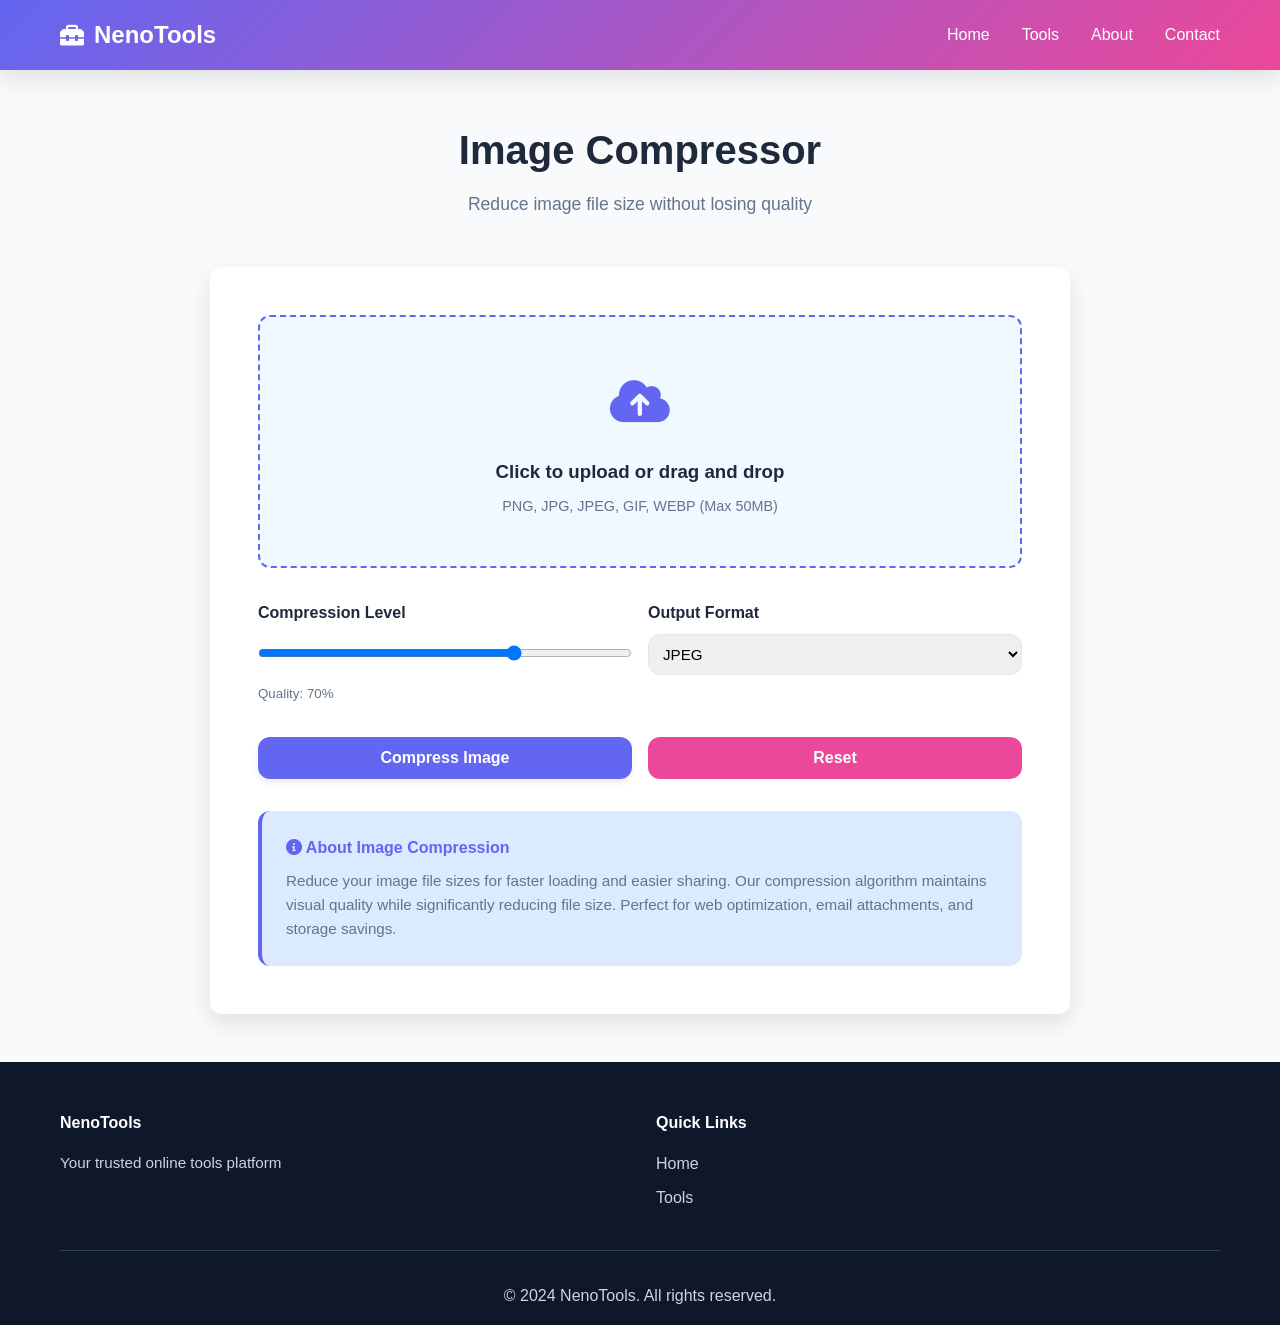
<file: image-compressor.html>
<!DOCTYPE html>
<html lang="en">
<head>
    <meta charset="UTF-8">
    <meta name="viewport" content="width=device-width, initial-scale=1.0">
    <title>Image Compressor - NenoTools</title>
    <link rel="stylesheet" href="styles.css">
    <link rel="stylesheet" href="https://cdnjs.cloudflare.com/ajax/libs/font-awesome/6.0.0/css/all.min.css">
</head>
<body>
    <nav class="navbar">
        <div class="container">
            <div class="nav-brand">
                <i class="fas fa-toolbox"></i>
                <span>NenoTools</span>
            </div>
            <ul class="nav-links">
                <li><a href="index.html">Home</a></li>
                <li><a href="index.html#tools">Tools</a></li>
                <li><a href="index.html#about">About</a></li>
                <li><a href="index.html#contact">Contact</a></li>
            </ul>
        </div>
    </nav>

    <div class="converter-container">
        <div class="converter-header">
            <h1>Image Compressor</h1>
            <p>Reduce image file size without losing quality</p>
        </div>

        <div class="converter-card">
            <div class="upload-area">
                <div class="upload-icon">
                    <i class="fas fa-cloud-upload-alt"></i>
                </div>
                <div class="upload-text">
                    <h3>Click to upload or drag and drop</h3>
                    <p>PNG, JPG, JPEG, GIF, WEBP (Max 50MB)</p>
                </div>
                <input type="file" class="file-input" accept="image/*">
            </div>

            <div class="error"><p>Error message</p></div>
            <div class="success"><p>Success message</p></div>

            <div class="controls">
                <div class="control-group">
                    <label for="quality">Compression Level</label>
                    <input type="range" id="quality" name="quality" min="10" max="95" value="70">
                    <small style="color: var(--text-secondary);">Quality: <span id="qualityValue">70</span>%</small>
                </div>
                <div class="control-group">
                    <label for="format">Output Format</label>
                    <select id="format" name="format">
                        <option value="jpeg">JPEG</option>
                        <option value="png">PNG</option>
                        <option value="webp">WebP</option>
                    </select>
                </div>
            </div>

            <div class="loading">
                <div class="spinner"></div>
                <p>Compressing your image...</p>
            </div>

            <div class="preview-area"></div>

            <div class="result-area">
                <h3><i class="fas fa-check-circle"></i> Compression Complete!</h3>
                <p id="sizeInfo">Your image has been successfully compressed</p>
                <button class="btn btn-upload compress-btn">Compress</button>
                <button class="btn btn-upload download-btn" style="margin-top: 1rem;">Download</button>
            </div>

            <div class="button-group" id="buttonGroup">
                <button class="btn btn-primary compress-btn">Compress Image</button>
                <button class="btn btn-secondary" onclick="resetConverter()">Reset</button>
            </div>

            <div class="info-box">
                <h4><i class="fas fa-info-circle"></i> About Image Compression</h4>
                <p>Reduce your image file sizes for faster loading and easier sharing. Our compression algorithm maintains visual quality while significantly reducing file size. Perfect for web optimization, email attachments, and storage savings.</p>
            </div>
        </div>
    </div>

    <footer class="footer">
        <div class="container">
            <div class="footer-content">
                <div class="footer-section">
                    <h4>NenoTools</h4>
                    <p>Your trusted online tools platform</p>
                </div>
                <div class="footer-section">
                    <h4>Quick Links</h4>
                    <ul>
                        <li><a href="index.html">Home</a></li>
                        <li><a href="index.html#tools">Tools</a></li>
                    </ul>
                </div>
            </div>
            <div class="footer-bottom">
                <p>&copy; 2024 NenoTools. All rights reserved.</p>
            </div>
        </div>
    </footer>

    <script src="script.js"></script>
    <script>
        class ImageCompressor {
            constructor() {
                this.uploadArea = document.querySelector('.upload-area');
                this.fileInput = document.querySelector('.file-input');
                this.previewArea = document.querySelector('.preview-area');
                this.resultArea = document.querySelector('.result-area');
                this.loadingArea = document.querySelector('.loading');
                this.errorArea = document.querySelector('.error');
                this.successArea = document.querySelector('.success');
                this.compressBtn = document.querySelector('.compress-btn');
                this.downloadBtn = document.querySelector('.download-btn');
                this.qualityInput = document.querySelector('[name="quality"]');
                this.formatSelect = document.querySelector('[name="format"]');
                this.qualityValue = document.getElementById('qualityValue');
                this.sizeInfo = document.getElementById('sizeInfo');
                this.selectedFile = null;
                this.compressedData = null;
                this.originalSize = 0;

                this.init();
            }

            init() {
                this.uploadArea.addEventListener('click', () => this.fileInput.click());
                this.uploadArea.addEventListener('dragover', (e) => {
                    e.preventDefault();
                    this.uploadArea.classList.add('drag-over');
                });
                this.uploadArea.addEventListener('dragleave', () => this.uploadArea.classList.remove('drag-over'));
                this.uploadArea.addEventListener('drop', (e) => this.handleDrop(e));
                this.fileInput.addEventListener('change', (e) => this.handleFileSelect(e));
                this.compressBtn.addEventListener('click', () => this.compress());
                this.downloadBtn.addEventListener('click', () => this.download());
                this.qualityInput.addEventListener('input', (e) => {
                    this.qualityValue.textContent = e.target.value;
                });
            }

            handleDrop(e) {
                e.preventDefault();
                e.stopPropagation();
                this.uploadArea.classList.remove('drag-over');
                const files = e.dataTransfer.files;
                if (files.length > 0) {
                    this.fileInput.files = files;
                    this.handleFileSelect({ target: { files } });
                }
            }

            handleFileSelect(e) {
                const files = e.target.files;
                if (files.length > 0) {
                    this.selectedFile = files[0];
                    this.originalSize = this.selectedFile.size;
                    const reader = new FileReader();
                    reader.onload = (event) => {
                        const img = new Image();
                        img.onload = () => {
                            this.previewArea.innerHTML = `<img src="${event.target.result}" alt="Preview">`;
                            const uploadText = this.uploadArea.querySelector('.upload-text');
                            uploadText.innerHTML = `<h3>✓ File Selected</h3><p>${this.selectedFile.name} (${this.formatFileSize(this.originalSize)})</p>`;
                        };
                        img.src = event.target.result;
                    };
                    reader.readAsDataURL(this.selectedFile);
                }
            }

            compress() {
                if (!this.selectedFile) {
                    this.showError('Please select an image');
                    return;
                }

                this.loadingArea.classList.add('active');

                setTimeout(() => {
                    try {
                        const img = this.previewArea.querySelector('img');
                        const canvas = document.createElement('canvas');
                        const ctx = canvas.getContext('2d');
                        const quality = this.qualityInput.value / 100;
                        const format = this.formatSelect.value;

                        const imageObj = new Image();
                        imageObj.onload = () => {
                            canvas.width = imageObj.width;
                            canvas.height = imageObj.height;
                            ctx.drawImage(imageObj, 0, 0);

                            this.compressedData = canvas.toDataURL(`image/${format}`, quality);
                            
                            // Calculate compressed size
                            const compressedSize = this.compressedData.length * 0.75; // Approximate
                            const savedSize = this.originalSize - compressedSize;
                            const savedPercent = ((savedSize / this.originalSize) * 100).toFixed(1);

                            this.sizeInfo.innerHTML = `
                                Original: ${this.formatFileSize(this.originalSize)}<br>
                                Compressed: ${this.formatFileSize(compressedSize)}<br>
                                Saved: ${this.formatFileSize(savedSize)} (${savedPercent}%)
                            `;

                            this.previewArea.innerHTML = `<img src="${this.compressedData}" alt="Compressed">`;
                            this.loadingArea.classList.remove('active');
                            this.showSuccess('Image compressed successfully!');
                            this.resultArea.classList.add('active');
                            document.getElementById('buttonGroup').style.display = 'none';
                        };
                        imageObj.src = img.src;
                    } catch (error) {
                        this.showError('Compression failed: ' + error.message);
                    }
                }, 500);
            }

            download() {
                if (!this.compressedData) return;
                const link = document.createElement('a');
                link.href = this.compressedData;
                link.download = `compressed.${this.formatSelect.value}`;
                link.click();
            }

            formatFileSize(bytes) {
                if (bytes === 0) return '0 Bytes';
                const k = 1024;
                const sizes = ['Bytes', 'KB', 'MB'];
                const i = Math.floor(Math.log(bytes, k));
                return Math.round((bytes / Math.pow(k, i)) * 100) / 100 + ' ' + sizes[i];
            }

            showError(message) {
                this.errorArea.querySelector('p').textContent = message;
                this.errorArea.classList.add('active');
            }

            showSuccess(message) {
                this.successArea.querySelector('p').textContent = message;
                this.successArea.classList.add('active');
            }
        }

        document.addEventListener('DOMContentLoaded', () => {
            new ImageCompressor();
        });

        function resetConverter() {
            location.reload();
        }
    </script>
</body>
</html>
</file>
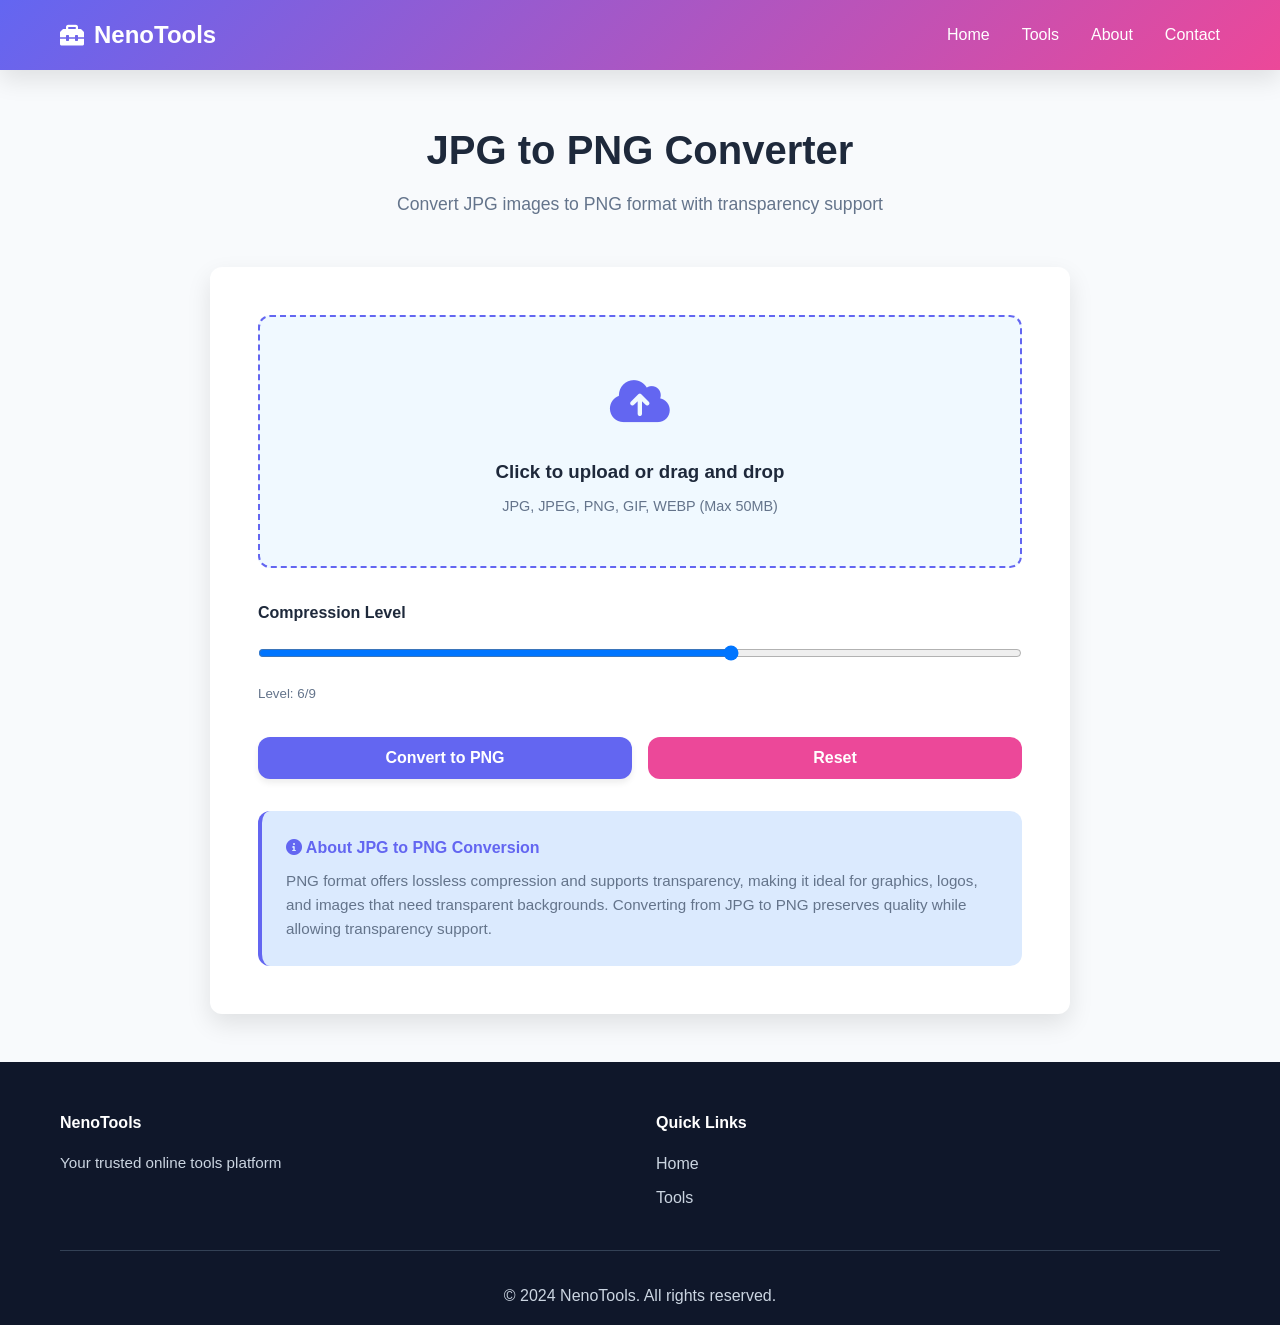
<file: jpg-to-png.html>
<!DOCTYPE html>
<html lang="en">
<head>
    <meta charset="UTF-8">
    <meta name="viewport" content="width=device-width, initial-scale=1.0">
    <title>JPG to PNG Converter - NenoTools</title>
    <link rel="stylesheet" href="styles.css">
    <link rel="stylesheet" href="https://cdnjs.cloudflare.com/ajax/libs/font-awesome/6.0.0/css/all.min.css">
</head>
<body>
    <nav class="navbar">
        <div class="container">
            <div class="nav-brand">
                <i class="fas fa-toolbox"></i>
                <span>NenoTools</span>
            </div>
            <ul class="nav-links">
                <li><a href="index.html">Home</a></li>
                <li><a href="index.html#tools">Tools</a></li>
                <li><a href="index.html#about">About</a></li>
                <li><a href="index.html#contact">Contact</a></li>
            </ul>
        </div>
    </nav>

    <div class="converter-container">
        <div class="converter-header">
            <h1>JPG to PNG Converter</h1>
            <p>Convert JPG images to PNG format with transparency support</p>
        </div>

        <div class="converter-card">
            <div class="upload-area">
                <div class="upload-icon">
                    <i class="fas fa-cloud-upload-alt"></i>
                </div>
                <div class="upload-text">
                    <h3>Click to upload or drag and drop</h3>
                    <p>JPG, JPEG, PNG, GIF, WEBP (Max 50MB)</p>
                </div>
                <input type="file" class="file-input" accept="image/*">
            </div>

            <div class="error"><p>Error message</p></div>
            <div class="success"><p>Success message</p></div>

            <div class="controls">
                <div class="control-group">
                    <label for="compression">Compression Level</label>
                    <input type="range" id="compression" name="compression" min="1" max="9" value="6">
                    <small style="color: var(--text-secondary);">Level: <span id="compressionValue">6</span>/9</small>
                </div>
            </div>

            <div class="loading">
                <div class="spinner"></div>
                <p>Converting your image...</p>
            </div>

            <div class="preview-area"></div>

            <div class="result-area">
                <h3><i class="fas fa-check-circle"></i> Conversion Complete!</h3>
                <p>Your image has been successfully converted to PNG format</p>
                <button class="btn btn-upload convert-btn">Convert</button>
                <button class="btn btn-upload download-btn" style="margin-top: 1rem;">Download</button>
            </div>

            <div class="button-group" id="buttonGroup">
                <button class="btn btn-primary convert-btn">Convert to PNG</button>
                <button class="btn btn-secondary" onclick="resetConverter()">Reset</button>
            </div>

            <div class="info-box">
                <h4><i class="fas fa-info-circle"></i> About JPG to PNG Conversion</h4>
                <p>PNG format offers lossless compression and supports transparency, making it ideal for graphics, logos, and images that need transparent backgrounds. Converting from JPG to PNG preserves quality while allowing transparency support.</p>
            </div>
        </div>
    </div>

    <footer class="footer">
        <div class="container">
            <div class="footer-content">
                <div class="footer-section">
                    <h4>NenoTools</h4>
                    <p>Your trusted online tools platform</p>
                </div>
                <div class="footer-section">
                    <h4>Quick Links</h4>
                    <ul>
                        <li><a href="index.html">Home</a></li>
                        <li><a href="index.html#tools">Tools</a></li>
                    </ul>
                </div>
            </div>
            <div class="footer-bottom">
                <p>&copy; 2024 NenoTools. All rights reserved.</p>
            </div>
        </div>
    </footer>

    <script src="script.js"></script>
    <script>
        const compressionInput = document.querySelector('[name="compression"]');
        const compressionValue = document.getElementById('compressionValue');
        compressionInput.addEventListener('input', (e) => {
            compressionValue.textContent = e.target.value;
        });

        function resetConverter() {
            document.querySelector('.file-input').value = '';
            document.querySelector('.upload-text').innerHTML = '<h3>Click to upload or drag and drop</h3><p>JPG, JPEG, PNG, GIF, WEBP (Max 50MB)</p>';
            document.querySelector('.preview-area').innerHTML = '';
            document.querySelector('.result-area').classList.remove('active');
            document.querySelector('.error').classList.remove('active');
            document.querySelector('.success').classList.remove('active');
        }

        const resultArea = document.querySelector('.result-area');
        const buttonGroup = document.getElementById('buttonGroup');
        const observer = new MutationObserver(() => {
            if (resultArea.classList.contains('active')) {
                buttonGroup.style.display = 'none';
            } else {
                buttonGroup.style.display = 'flex';
            }
        });
        observer.observe(resultArea, { attributes: true });
    </script>
</body>
</html>
</file>
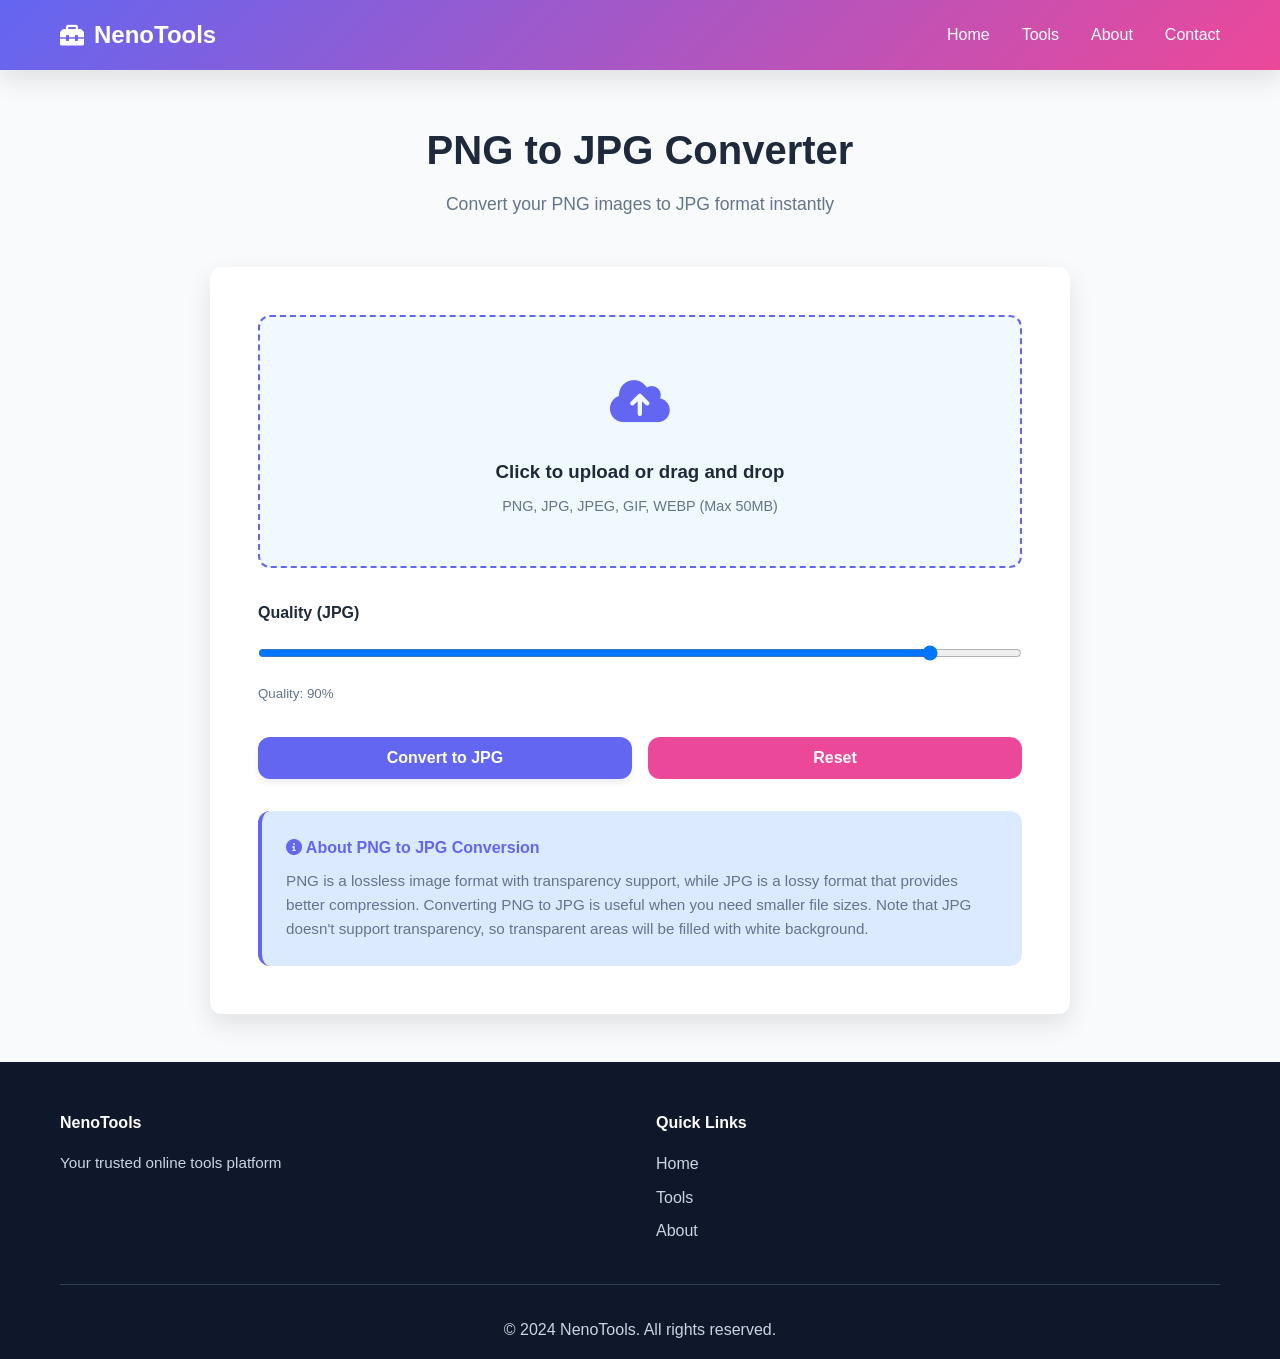
<file: png-to-jpg.html>
<!DOCTYPE html>
<html lang="en">
<head>
    <meta charset="UTF-8">
    <meta name="viewport" content="width=device-width, initial-scale=1.0">
    <title>PNG to JPG Converter - NenoTools</title>
    <link rel="stylesheet" href="styles.css">
    <link rel="stylesheet" href="https://cdnjs.cloudflare.com/ajax/libs/font-awesome/6.0.0/css/all.min.css">
</head>
<body>
    <!-- Navigation -->
    <nav class="navbar">
        <div class="container">
            <div class="nav-brand">
                <i class="fas fa-toolbox"></i>
                <span>NenoTools</span>
            </div>
            <ul class="nav-links">
                <li><a href="index.html">Home</a></li>
                <li><a href="index.html#tools">Tools</a></li>
                <li><a href="index.html#about">About</a></li>
                <li><a href="index.html#contact">Contact</a></li>
            </ul>
        </div>
    </nav>

    <!-- Converter Section -->
    <div class="converter-container">
        <div class="converter-header">
            <h1>PNG to JPG Converter</h1>
            <p>Convert your PNG images to JPG format instantly</p>
        </div>

        <div class="converter-card">
            <!-- Upload Area -->
            <div class="upload-area">
                <div class="upload-icon">
                    <i class="fas fa-cloud-upload-alt"></i>
                </div>
                <div class="upload-text">
                    <h3>Click to upload or drag and drop</h3>
                    <p>PNG, JPG, JPEG, GIF, WEBP (Max 50MB)</p>
                </div>
                <input type="file" class="file-input" accept="image/*">
            </div>

            <!-- Error Message -->
            <div class="error">
                <p>Error message</p>
            </div>

            <!-- Success Message -->
            <div class="success">
                <p>Success message</p>
            </div>

            <!-- Controls -->
            <div class="controls">
                <div class="control-group">
                    <label for="quality">Quality (JPG)</label>
                    <input type="range" id="quality" name="quality" min="1" max="100" value="90">
                    <small style="color: var(--text-secondary);">Quality: <span id="qualityValue">90</span>%</small>
                </div>
            </div>

            <!-- Loading -->
            <div class="loading">
                <div class="spinner"></div>
                <p>Converting your image...</p>
            </div>

            <!-- Preview -->
            <div class="preview-area"></div>

            <!-- Result -->
            <div class="result-area">
                <h3><i class="fas fa-check-circle"></i> Conversion Complete!</h3>
                <p>Your image has been successfully converted to JPG format</p>
                <button class="btn btn-upload convert-btn">Convert</button>
                <button class="btn btn-upload download-btn" style="margin-top: 1rem;">Download</button>
            </div>

            <!-- Button Group -->
            <div class="button-group" id="buttonGroup">
                <button class="btn btn-primary convert-btn">Convert to JPG</button>
                <button class="btn btn-secondary" onclick="resetConverter()">Reset</button>
            </div>

            <!-- Info Box -->
            <div class="info-box">
                <h4><i class="fas fa-info-circle"></i> About PNG to JPG Conversion</h4>
                <p>PNG is a lossless image format with transparency support, while JPG is a lossy format that provides better compression. Converting PNG to JPG is useful when you need smaller file sizes. Note that JPG doesn't support transparency, so transparent areas will be filled with white background.</p>
            </div>
        </div>
    </div>

    <!-- Footer -->
    <footer class="footer">
        <div class="container">
            <div class="footer-content">
                <div class="footer-section">
                    <h4>NenoTools</h4>
                    <p>Your trusted online tools platform</p>
                </div>
                <div class="footer-section">
                    <h4>Quick Links</h4>
                    <ul>
                        <li><a href="index.html">Home</a></li>
                        <li><a href="index.html#tools">Tools</a></li>
                        <li><a href="index.html#about">About</a></li>
                    </ul>
                </div>
            </div>
            <div class="footer-bottom">
                <p>&copy; 2024 NenoTools. All rights reserved.</p>
            </div>
        </div>
    </footer>

    <script src="script.js"></script>
    <script>
        // Quality slider value update
        const qualityInput = document.querySelector('[name="quality"]');
        const qualityValue = document.getElementById('qualityValue');
        qualityInput.addEventListener('input', (e) => {
            qualityValue.textContent = e.target.value;
        });

        function resetConverter() {
            document.querySelector('.file-input').value = '';
            document.querySelector('.upload-text').innerHTML = '<h3>Click to upload or drag and drop</h3><p>PNG, JPG, JPEG, GIF, WEBP (Max 50MB)</p>';
            document.querySelector('.preview-area').innerHTML = '';
            document.querySelector('.result-area').classList.remove('active');
            document.querySelector('.error').classList.remove('active');
            document.querySelector('.success').classList.remove('active');
        }

        // Hide button group when result is shown
        const resultArea = document.querySelector('.result-area');
        const buttonGroup = document.getElementById('buttonGroup');
        const observer = new MutationObserver(() => {
            if (resultArea.classList.contains('active')) {
                buttonGroup.style.display = 'none';
            } else {
                buttonGroup.style.display = 'flex';
            }
        });
        observer.observe(resultArea, { attributes: true });
    </script>
</body>
</html>
</file>
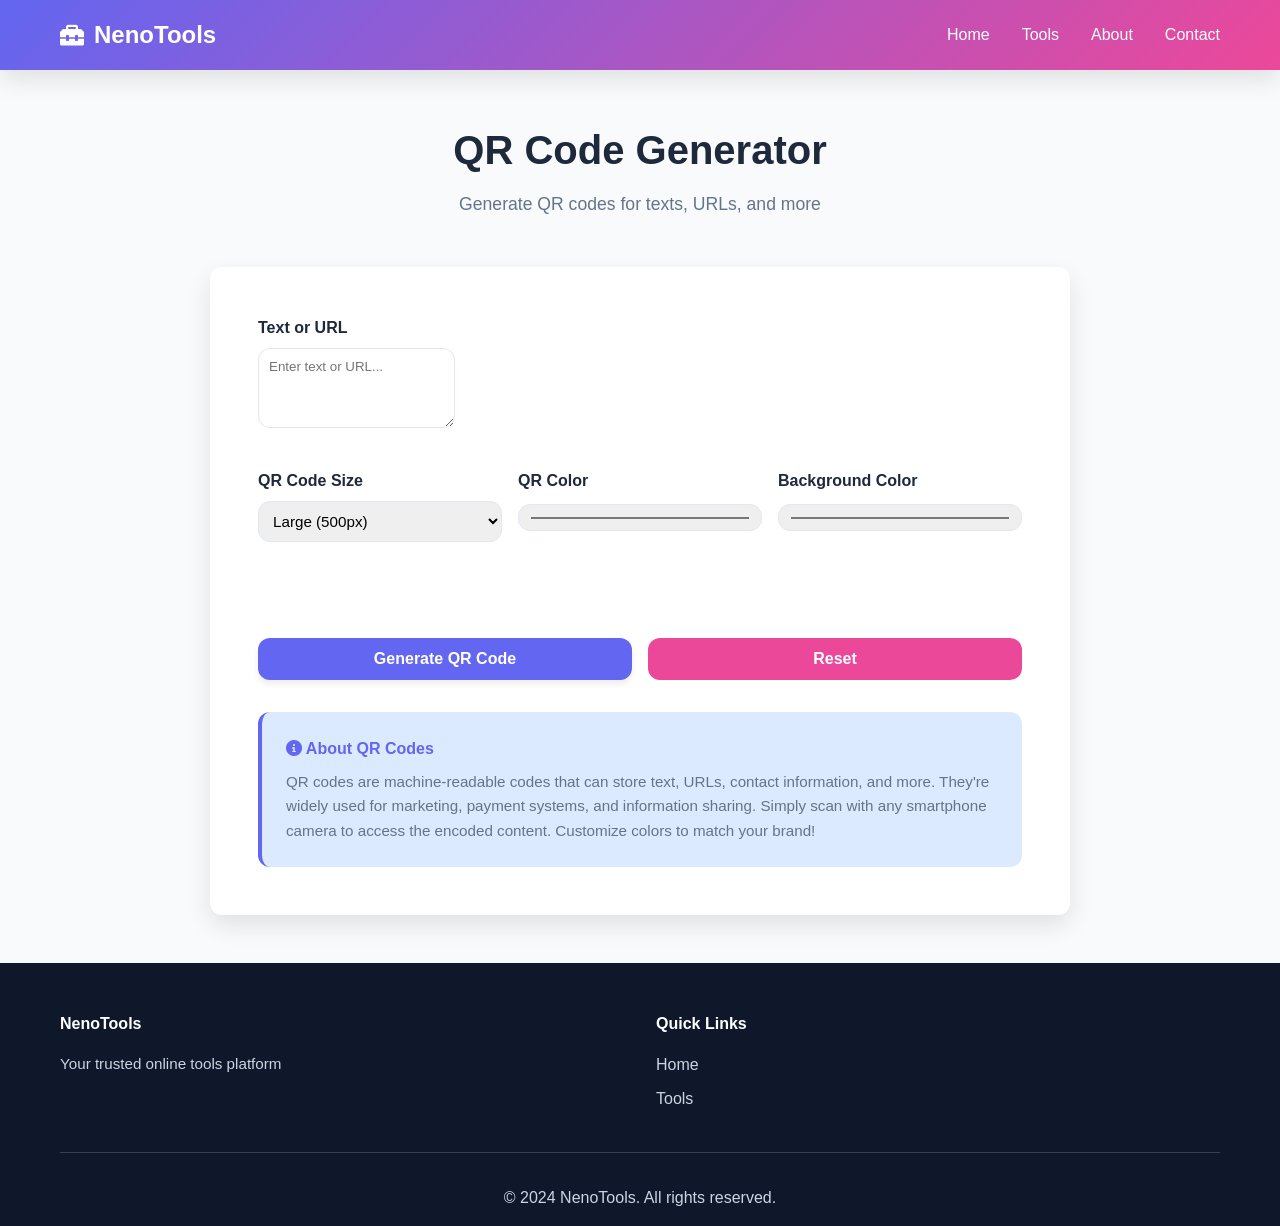
<file: qr-generator.html>
<!DOCTYPE html>
<html lang="en">
<head>
    <meta charset="UTF-8">
    <meta name="viewport" content="width=device-width, initial-scale=1.0">
    <title>QR Code Generator - NenoTools</title>
    <link rel="stylesheet" href="styles.css">
    <link rel="stylesheet" href="https://cdnjs.cloudflare.com/ajax/libs/font-awesome/6.0.0/css/all.min.css">
</head>
<body>
    <nav class="navbar">
        <div class="container">
            <div class="nav-brand">
                <i class="fas fa-toolbox"></i>
                <span>NenoTools</span>
            </div>
            <ul class="nav-links">
                <li><a href="index.html">Home</a></li>
                <li><a href="index.html#tools">Tools</a></li>
                <li><a href="index.html#about">About</a></li>
                <li><a href="index.html#contact">Contact</a></li>
            </ul>
        </div>
    </nav>

    <div class="converter-container">
        <div class="converter-header">
            <h1>QR Code Generator</h1>
            <p>Generate QR codes for texts, URLs, and more</p>
        </div>

        <div class="converter-card">
            <div class="error"><p>Error message</p></div>
            <div class="success"><p>Success message</p></div>

            <div class="controls">
                <div class="control-group" style="flex: 1; min-width: 100%;">
                    <label for="qrtext">Text or URL</label>
                    <textarea id="qrtext" name="qrtext" placeholder="Enter text or URL..." style="min-height: 80px; padding: 10px; border: 1px solid var(--border-color); border-radius: var(--radius); font-family: inherit;"></textarea>
                </div>
            </div>

            <div class="controls">
                <div class="control-group">
                    <label for="size">QR Code Size</label>
                    <select id="size" name="size">
                        <option value="200">Small (200px)</option>
                        <option value="300">Medium (300px)</option>
                        <option value="500" selected>Large (500px)</option>
                        <option value="800">Extra Large (800px)</option>
                    </select>
                </div>
                <div class="control-group">
                    <label for="color">QR Color</label>
                    <input type="color" id="color" name="color" value="#000000">
                </div>
                <div class="control-group">
                    <label for="bgcolor">Background Color</label>
                    <input type="color" id="bgcolor" name="bgcolor" value="#ffffff">
                </div>
            </div>

            <div class="loading">
                <div class="spinner"></div>
                <p>Generating QR code...</p>
            </div>

            <div class="preview-area" style="text-align: center; padding: 2rem;"></div>

            <div class="result-area">
                <h3><i class="fas fa-check-circle"></i> QR Code Generated!</h3>
                <p>Your QR code is ready to use</p>
                <button class="btn btn-upload generate-qr-btn">Generate</button>
                <button class="btn btn-upload download-btn" style="margin-top: 1rem;">Download</button>
            </div>

            <div class="button-group" id="buttonGroup">
                <button class="btn btn-primary generate-qr-btn">Generate QR Code</button>
                <button class="btn btn-secondary" onclick="resetConverter()">Reset</button>
            </div>

            <div class="info-box">
                <h4><i class="fas fa-info-circle"></i> About QR Codes</h4>
                <p>QR codes are machine-readable codes that can store text, URLs, contact information, and more. They're widely used for marketing, payment systems, and information sharing. Simply scan with any smartphone camera to access the encoded content. Customize colors to match your brand!</p>
            </div>
        </div>
    </div>

    <footer class="footer">
        <div class="container">
            <div class="footer-content">
                <div class="footer-section">
                    <h4>NenoTools</h4>
                    <p>Your trusted online tools platform</p>
                </div>
                <div class="footer-section">
                    <h4>Quick Links</h4>
                    <ul>
                        <li><a href="index.html">Home</a></li>
                        <li><a href="index.html#tools">Tools</a></li>
                    </ul>
                </div>
            </div>
            <div class="footer-bottom">
                <p>&copy; 2024 NenoTools. All rights reserved.</p>
            </div>
        </div>
    </footer>

    <script src="script.js"></script>
    <script>
        document.addEventListener('DOMContentLoaded', () => {
            initQRGenerator();
        });

        function resetConverter() {
            location.reload();
        }
    </script>
</body>
</html>
</file>
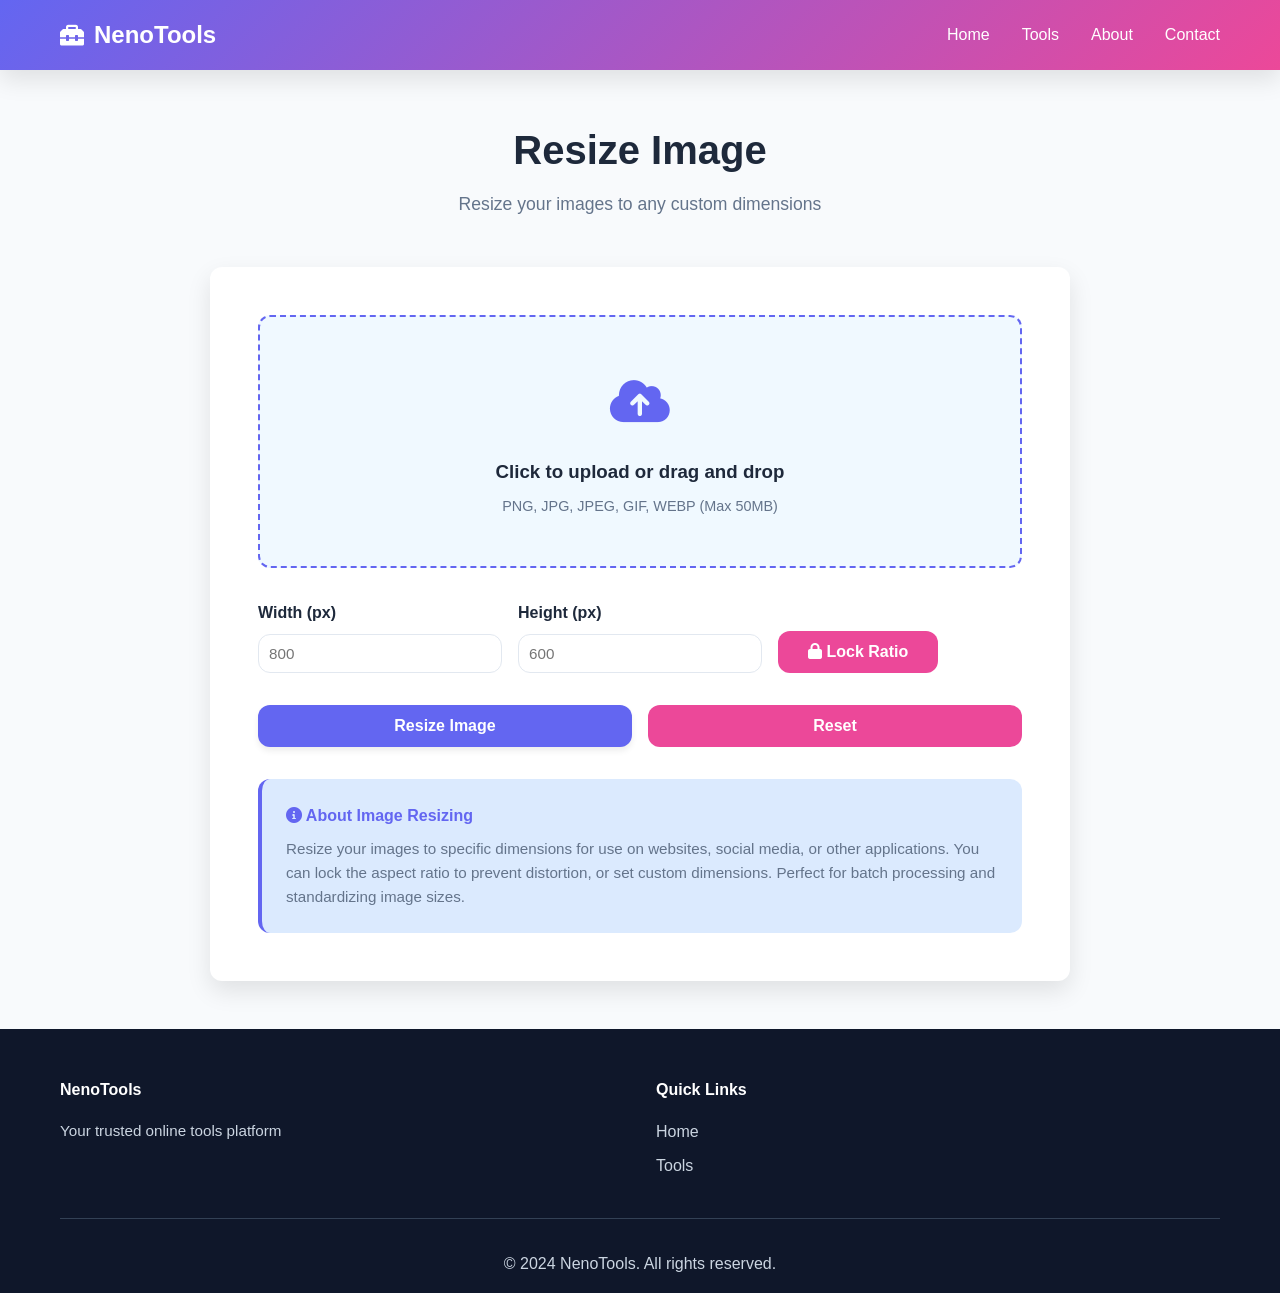
<file: resize-image.html>
<!DOCTYPE html>
<html lang="en">
<head>
    <meta charset="UTF-8">
    <meta name="viewport" content="width=device-width, initial-scale=1.0">
    <title>Resize Image - NenoTools</title>
    <link rel="stylesheet" href="styles.css">
    <link rel="stylesheet" href="https://cdnjs.cloudflare.com/ajax/libs/font-awesome/6.0.0/css/all.min.css">
</head>
<body>
    <nav class="navbar">
        <div class="container">
            <div class="nav-brand">
                <i class="fas fa-toolbox"></i>
                <span>NenoTools</span>
            </div>
            <ul class="nav-links">
                <li><a href="index.html">Home</a></li>
                <li><a href="index.html#tools">Tools</a></li>
                <li><a href="index.html#about">About</a></li>
                <li><a href="index.html#contact">Contact</a></li>
            </ul>
        </div>
    </nav>

    <div class="converter-container">
        <div class="converter-header">
            <h1>Resize Image</h1>
            <p>Resize your images to any custom dimensions</p>
        </div>

        <div class="converter-card">
            <div class="upload-area">
                <div class="upload-icon">
                    <i class="fas fa-cloud-upload-alt"></i>
                </div>
                <div class="upload-text">
                    <h3>Click to upload or drag and drop</h3>
                    <p>PNG, JPG, JPEG, GIF, WEBP (Max 50MB)</p>
                </div>
                <input type="file" class="file-input" accept="image/*">
            </div>

            <div class="error"><p>Error message</p></div>
            <div class="success"><p>Success message</p></div>

            <div class="controls">
                <div class="control-group">
                    <label for="width">Width (px)</label>
                    <input type="number" id="width" name="width" placeholder="800" min="1">
                </div>
                <div class="control-group">
                    <label for="height">Height (px)</label>
                    <input type="number" id="height" name="height" placeholder="600" min="1">
                </div>
                <div class="control-group" style="display: flex; align-items: flex-end;">
                    <button class="btn btn-secondary toggle-aspect-ratio" title="Lock aspect ratio">
                        <i class="fas fa-lock"></i> Lock Ratio
                    </button>
                </div>
            </div>

            <div class="loading">
                <div class="spinner"></div>
                <p>Resizing your image...</p>
            </div>

            <div class="preview-area"></div>

            <div class="result-area">
                <h3><i class="fas fa-check-circle"></i> Resize Complete!</h3>
                <p>Your image has been successfully resized</p>
                <button class="btn btn-upload resize-btn">Resize</button>
                <button class="btn btn-upload download-btn" style="margin-top: 1rem;">Download</button>
            </div>

            <div class="button-group" id="buttonGroup">
                <button class="btn btn-primary resize-btn">Resize Image</button>
                <button class="btn btn-secondary" onclick="resetConverter()">Reset</button>
            </div>

            <div class="info-box">
                <h4><i class="fas fa-info-circle"></i> About Image Resizing</h4>
                <p>Resize your images to specific dimensions for use on websites, social media, or other applications. You can lock the aspect ratio to prevent distortion, or set custom dimensions. Perfect for batch processing and standardizing image sizes.</p>
            </div>
        </div>
    </div>

    <footer class="footer">
        <div class="container">
            <div class="footer-content">
                <div class="footer-section">
                    <h4>NenoTools</h4>
                    <p>Your trusted online tools platform</p>
                </div>
                <div class="footer-section">
                    <h4>Quick Links</h4>
                    <ul>
                        <li><a href="index.html">Home</a></li>
                        <li><a href="index.html#tools">Tools</a></li>
                    </ul>
                </div>
            </div>
            <div class="footer-bottom">
                <p>&copy; 2024 NenoTools. All rights reserved.</p>
            </div>
        </div>
    </footer>

    <script src="script.js"></script>
    <script>
        document.addEventListener('DOMContentLoaded', () => {
            initResizer();
        });

        function resetConverter() {
            location.reload();
        }
    </script>
</body>
</html>
</file>
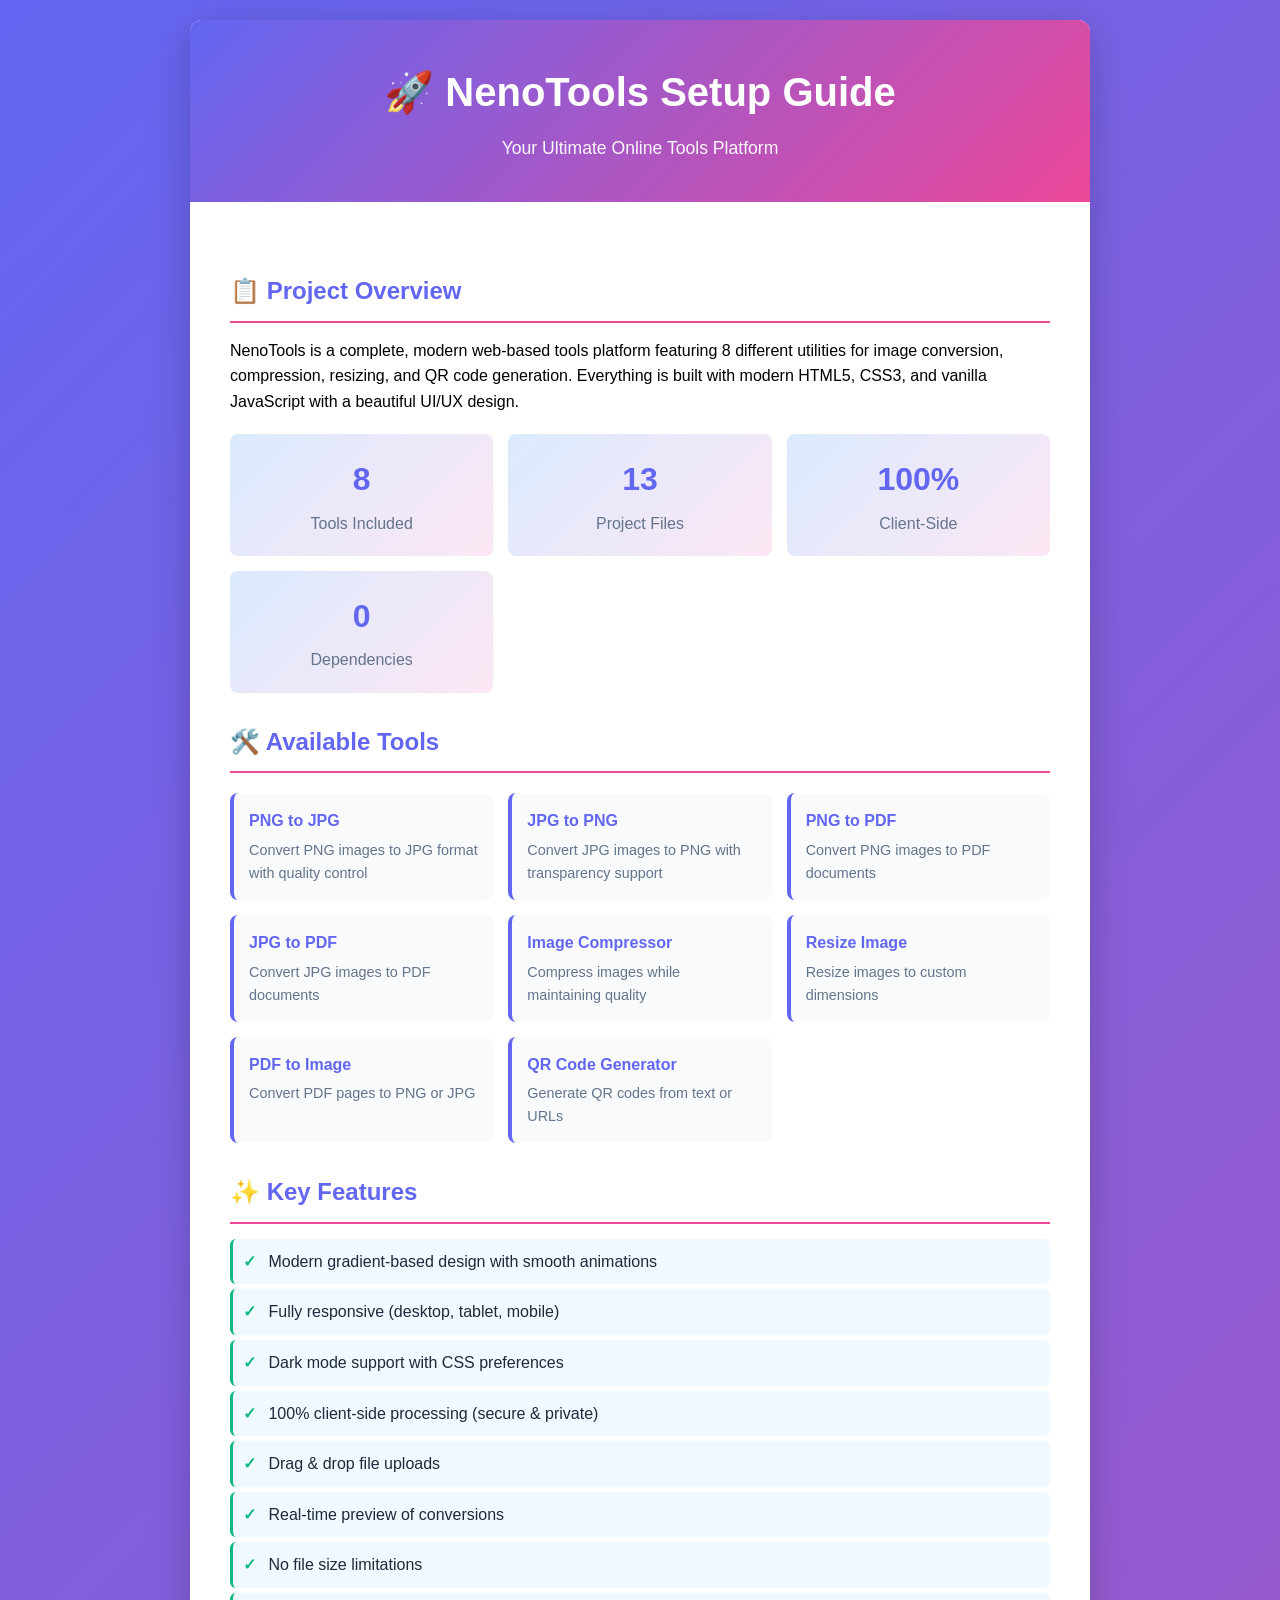
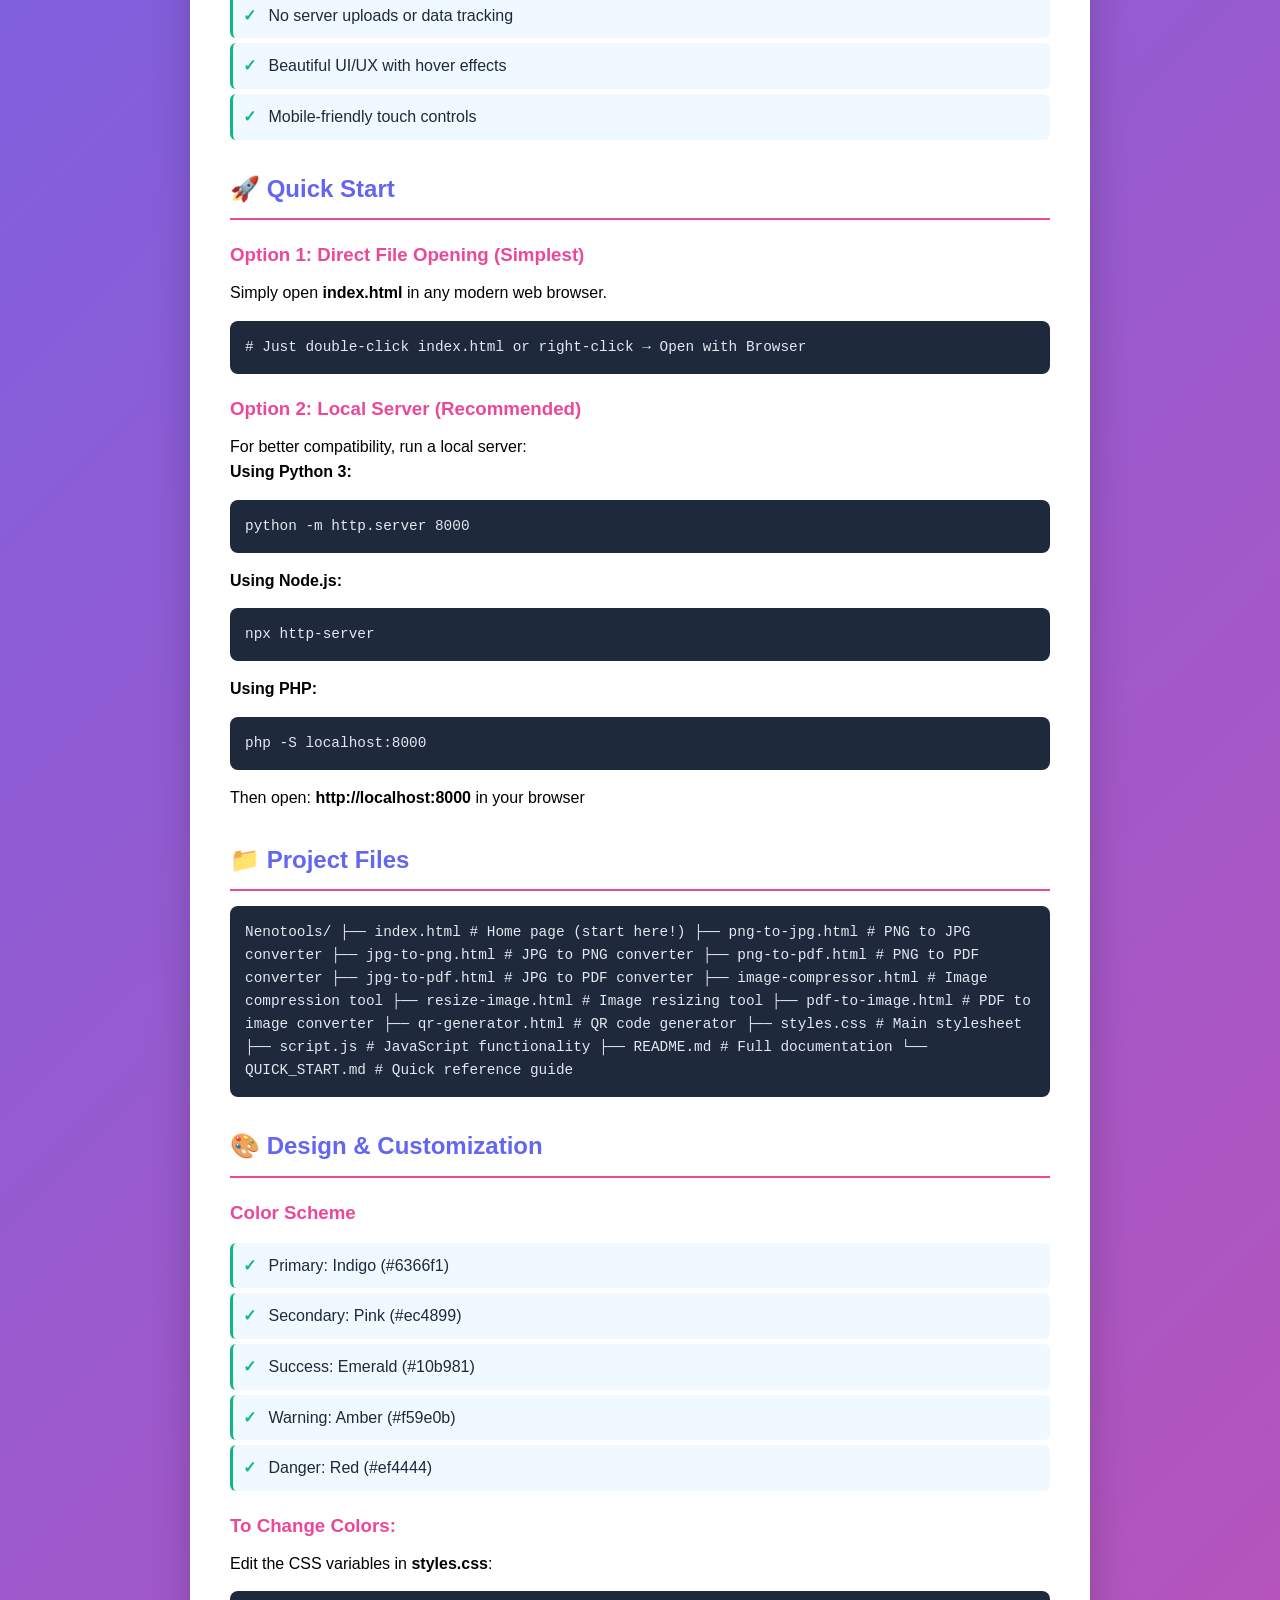
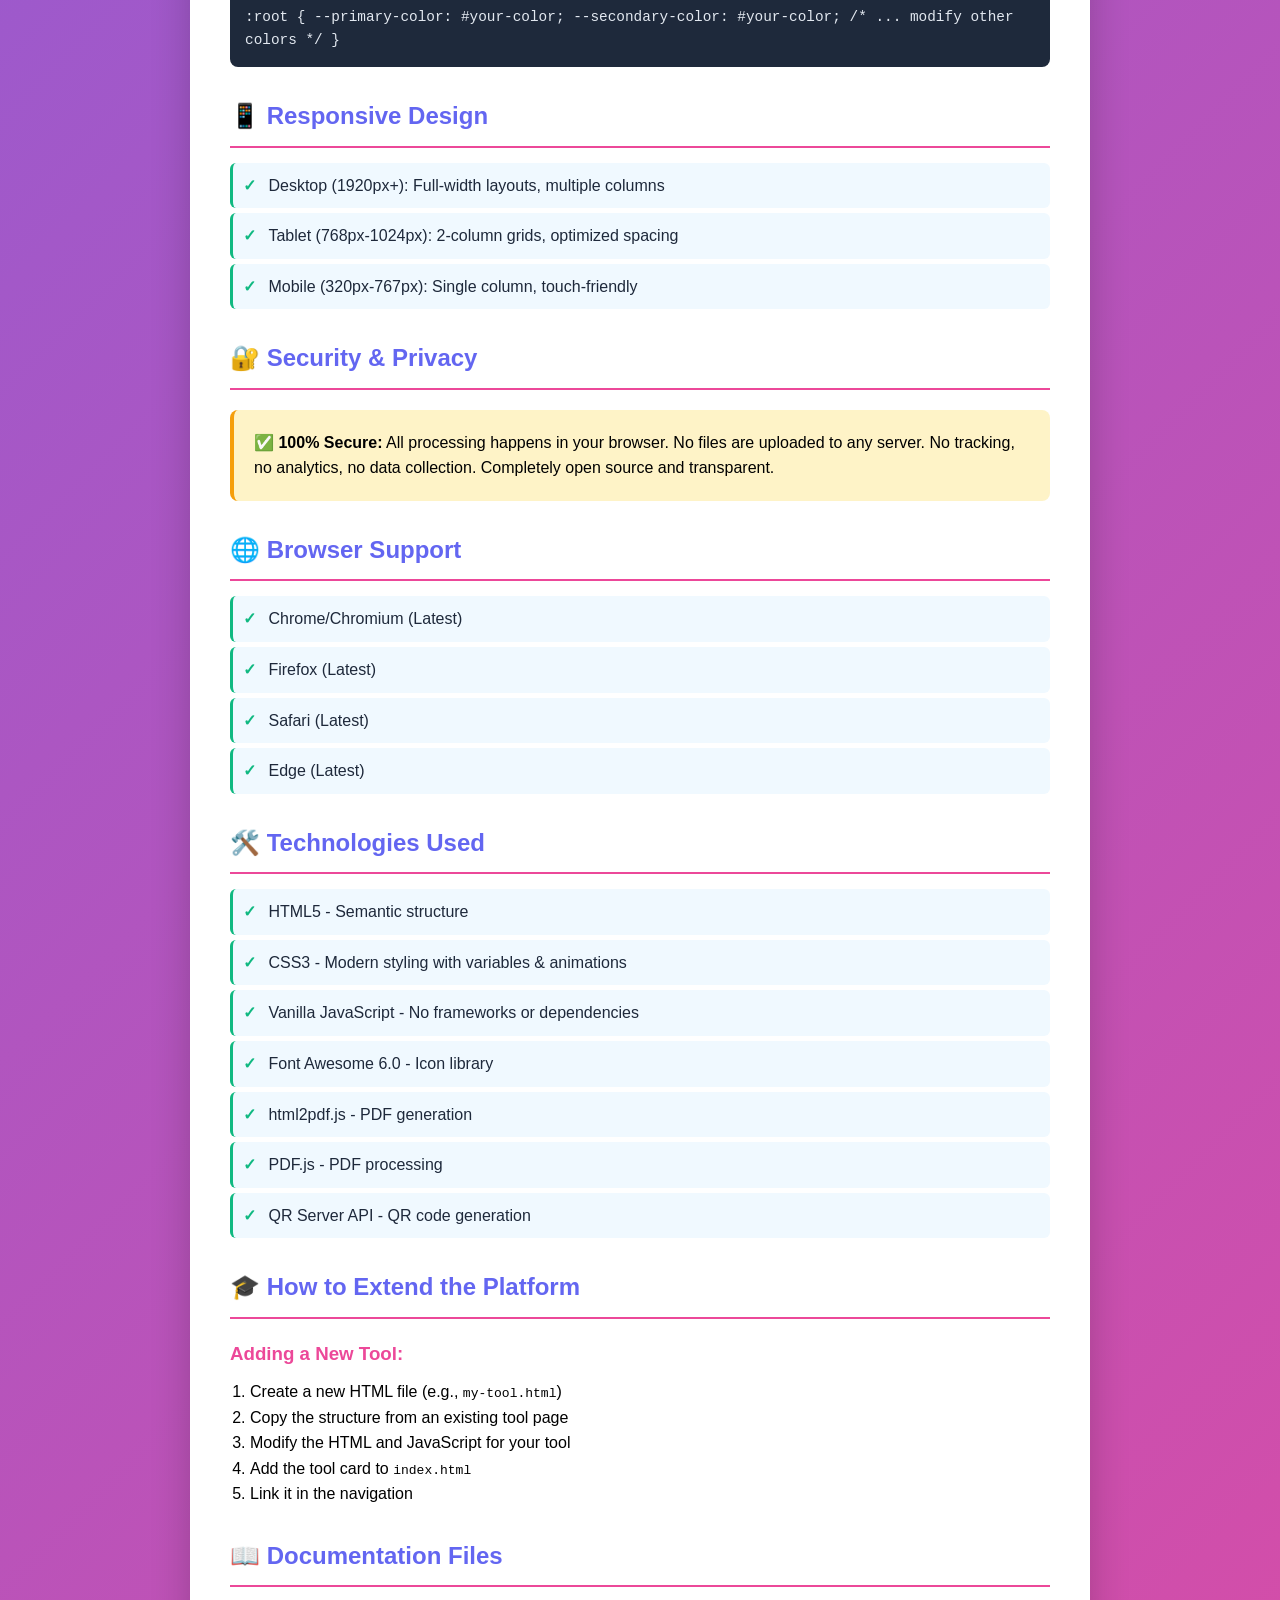
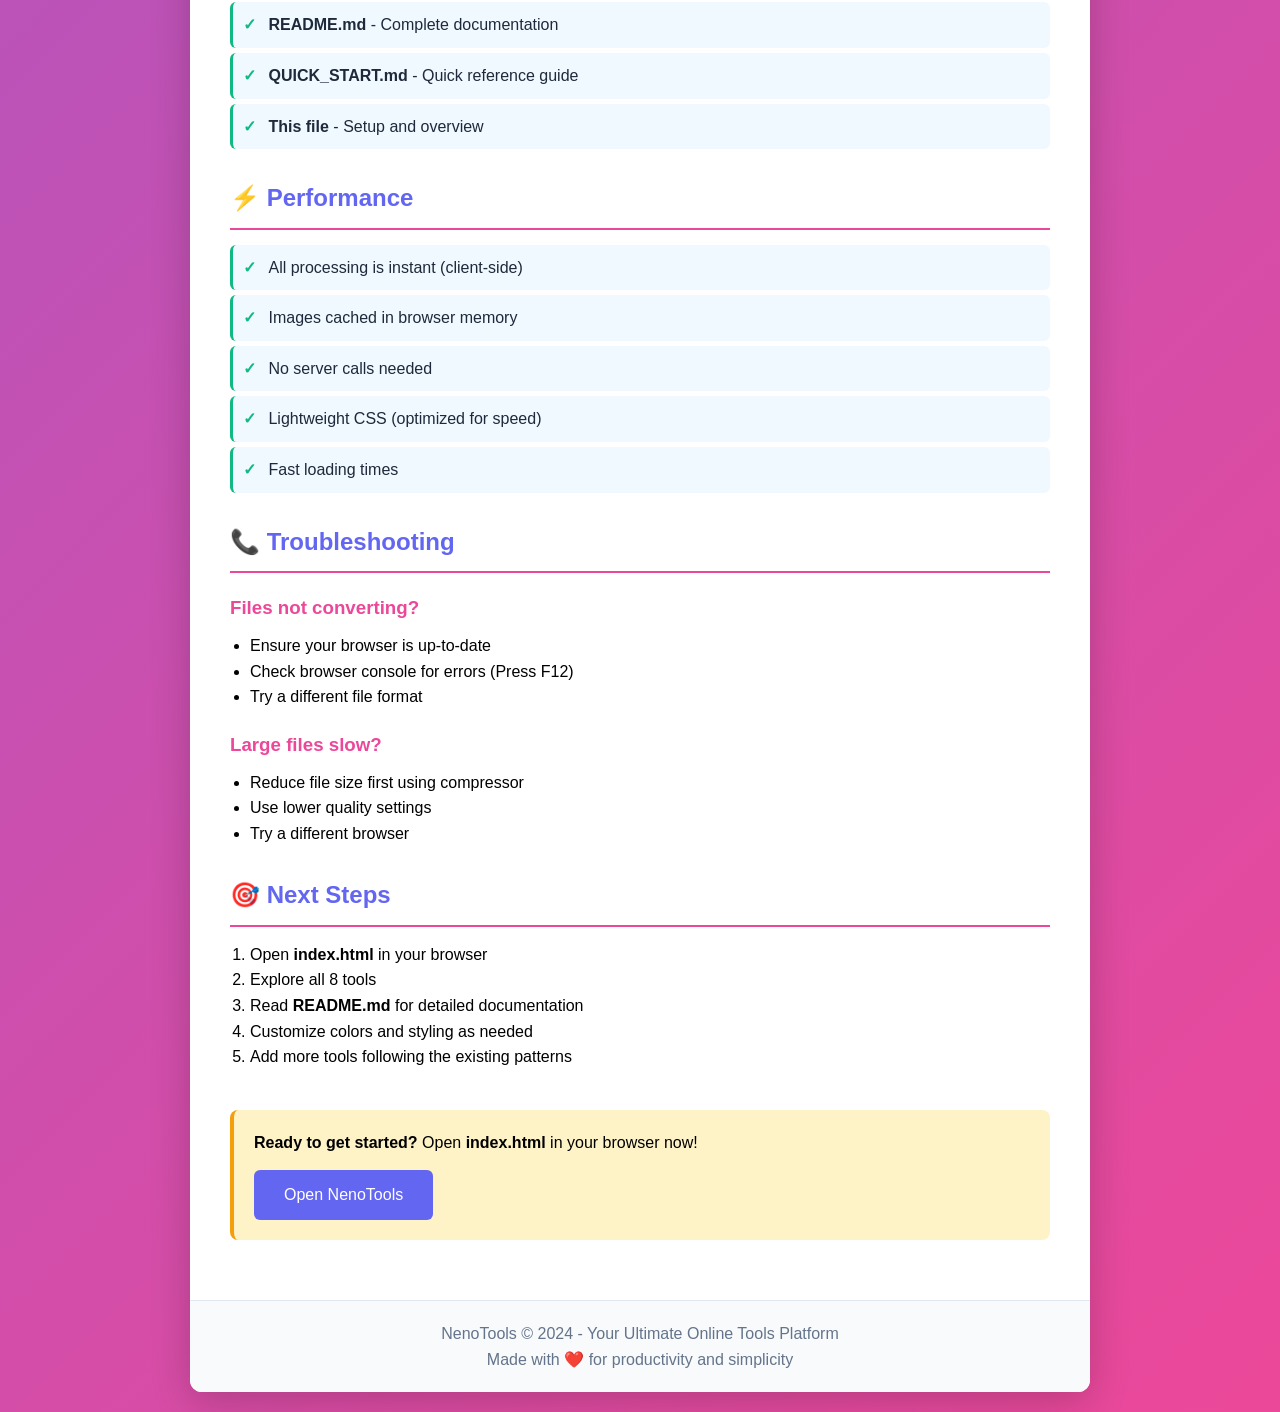
<file: SETUP.html>
<!DOCTYPE html>
<html lang="en">
<head>
    <meta charset="UTF-8">
    <meta name="viewport" content="width=device-width, initial-scale=1.0">
    <title>NenoTools Setup Guide</title>
    <style>
        * {
            margin: 0;
            padding: 0;
            box-sizing: border-box;
        }
        body {
            font-family: 'Segoe UI', Tahoma, Geneva, Verdana, sans-serif;
            line-height: 1.6;
            background: linear-gradient(135deg, #6366f1 0%, #ec4899 100%);
            min-height: 100vh;
            padding: 20px;
        }
        .container {
            max-width: 900px;
            margin: 0 auto;
            background: white;
            border-radius: 12px;
            box-shadow: 0 10px 40px rgba(0, 0, 0, 0.2);
            overflow: hidden;
        }
        .header {
            background: linear-gradient(135deg, #6366f1 0%, #ec4899 100%);
            color: white;
            padding: 40px;
            text-align: center;
        }
        .header h1 {
            font-size: 2.5rem;
            margin-bottom: 10px;
        }
        .header p {
            font-size: 1.1rem;
            opacity: 0.95;
        }
        .content {
            padding: 40px;
        }
        h2 {
            color: #6366f1;
            margin-top: 30px;
            margin-bottom: 15px;
            border-bottom: 2px solid #ec4899;
            padding-bottom: 10px;
        }
        h3 {
            color: #ec4899;
            margin-top: 20px;
            margin-bottom: 10px;
        }
        .tools-grid {
            display: grid;
            grid-template-columns: repeat(auto-fit, minmax(250px, 1fr));
            gap: 15px;
            margin: 20px 0;
        }
        .tool-item {
            background: #f8fafc;
            border-left: 4px solid #6366f1;
            padding: 15px;
            border-radius: 8px;
        }
        .tool-item h4 {
            color: #6366f1;
            margin-bottom: 5px;
        }
        .tool-item p {
            color: #64748b;
            font-size: 0.9rem;
        }
        .feature-list {
            list-style: none;
            margin: 15px 0;
        }
        .feature-list li {
            padding: 10px;
            margin: 5px 0;
            background: #f0f9ff;
            border-radius: 6px;
            border-left: 3px solid #10b981;
            color: #1e293b;
        }
        .feature-list li::before {
            content: "✓ ";
            color: #10b981;
            font-weight: bold;
            margin-right: 8px;
        }
        .code-block {
            background: #1e293b;
            color: #e2e8f0;
            padding: 15px;
            border-radius: 8px;
            overflow-x: auto;
            margin: 15px 0;
            font-family: 'Courier New', monospace;
            font-size: 0.9rem;
        }
        .highlight {
            background: #fef3c7;
            padding: 20px;
            border-radius: 8px;
            border-left: 4px solid #f59e0b;
            margin: 20px 0;
        }
        .button {
            display: inline-block;
            background: #6366f1;
            color: white;
            padding: 12px 30px;
            border-radius: 6px;
            text-decoration: none;
            margin-top: 15px;
            transition: all 0.3s ease;
        }
        .button:hover {
            background: #ec4899;
            transform: translateY(-2px);
        }
        .stats {
            display: grid;
            grid-template-columns: repeat(auto-fit, minmax(200px, 1fr));
            gap: 15px;
            margin: 20px 0;
        }
        .stat-box {
            background: linear-gradient(135deg, #dbeafe 0%, #fce7f3 100%);
            padding: 20px;
            border-radius: 8px;
            text-align: center;
        }
        .stat-number {
            font-size: 2rem;
            font-weight: bold;
            color: #6366f1;
        }
        .stat-label {
            color: #64748b;
            margin-top: 5px;
        }
        footer {
            background: #f8fafc;
            padding: 20px;
            text-align: center;
            color: #64748b;
            border-top: 1px solid #e2e8f0;
        }
    </style>
</head>
<body>
    <div class="container">
        <div class="header">
            <h1>🚀 NenoTools Setup Guide</h1>
            <p>Your Ultimate Online Tools Platform</p>
        </div>

        <div class="content">
            <h2>📋 Project Overview</h2>
            <p>NenoTools is a complete, modern web-based tools platform featuring 8 different utilities for image conversion, compression, resizing, and QR code generation. Everything is built with modern HTML5, CSS3, and vanilla JavaScript with a beautiful UI/UX design.</p>

            <div class="stats">
                <div class="stat-box">
                    <div class="stat-number">8</div>
                    <div class="stat-label">Tools Included</div>
                </div>
                <div class="stat-box">
                    <div class="stat-number">13</div>
                    <div class="stat-label">Project Files</div>
                </div>
                <div class="stat-box">
                    <div class="stat-number">100%</div>
                    <div class="stat-label">Client-Side</div>
                </div>
                <div class="stat-box">
                    <div class="stat-number">0</div>
                    <div class="stat-label">Dependencies</div>
                </div>
            </div>

            <h2>🛠️ Available Tools</h2>
            <div class="tools-grid">
                <div class="tool-item">
                    <h4>PNG to JPG</h4>
                    <p>Convert PNG images to JPG format with quality control</p>
                </div>
                <div class="tool-item">
                    <h4>JPG to PNG</h4>
                    <p>Convert JPG images to PNG with transparency support</p>
                </div>
                <div class="tool-item">
                    <h4>PNG to PDF</h4>
                    <p>Convert PNG images to PDF documents</p>
                </div>
                <div class="tool-item">
                    <h4>JPG to PDF</h4>
                    <p>Convert JPG images to PDF documents</p>
                </div>
                <div class="tool-item">
                    <h4>Image Compressor</h4>
                    <p>Compress images while maintaining quality</p>
                </div>
                <div class="tool-item">
                    <h4>Resize Image</h4>
                    <p>Resize images to custom dimensions</p>
                </div>
                <div class="tool-item">
                    <h4>PDF to Image</h4>
                    <p>Convert PDF pages to PNG or JPG</p>
                </div>
                <div class="tool-item">
                    <h4>QR Code Generator</h4>
                    <p>Generate QR codes from text or URLs</p>
                </div>
            </div>

            <h2>✨ Key Features</h2>
            <ul class="feature-list">
                <li>Modern gradient-based design with smooth animations</li>
                <li>Fully responsive (desktop, tablet, mobile)</li>
                <li>Dark mode support with CSS preferences</li>
                <li>100% client-side processing (secure & private)</li>
                <li>Drag & drop file uploads</li>
                <li>Real-time preview of conversions</li>
                <li>No file size limitations</li>
                <li>No server uploads or data tracking</li>
                <li>Beautiful UI/UX with hover effects</li>
                <li>Mobile-friendly touch controls</li>
            </ul>

            <h2>🚀 Quick Start</h2>
            <h3>Option 1: Direct File Opening (Simplest)</h3>
            <p>Simply open <strong>index.html</strong> in any modern web browser.</p>
            <div class="code-block">
# Just double-click index.html or right-click → Open with Browser
            </div>

            <h3>Option 2: Local Server (Recommended)</h3>
            <p>For better compatibility, run a local server:</p>
            
            <h4>Using Python 3:</h4>
            <div class="code-block">python -m http.server 8000</div>
            
            <h4>Using Node.js:</h4>
            <div class="code-block">npx http-server</div>
            
            <h4>Using PHP:</h4>
            <div class="code-block">php -S localhost:8000</div>
            
            <p>Then open: <strong>http://localhost:8000</strong> in your browser</p>

            <h2>📁 Project Files</h2>
            <div class="code-block">
Nenotools/
├── index.html              # Home page (start here!)
├── png-to-jpg.html        # PNG to JPG converter
├── jpg-to-png.html        # JPG to PNG converter
├── png-to-pdf.html        # PNG to PDF converter
├── jpg-to-pdf.html        # JPG to PDF converter
├── image-compressor.html  # Image compression tool
├── resize-image.html      # Image resizing tool
├── pdf-to-image.html      # PDF to image converter
├── qr-generator.html      # QR code generator
├── styles.css             # Main stylesheet
├── script.js              # JavaScript functionality
├── README.md              # Full documentation
└── QUICK_START.md         # Quick reference guide
            </div>

            <h2>🎨 Design & Customization</h2>
            <h3>Color Scheme</h3>
            <ul class="feature-list">
                <li>Primary: Indigo (#6366f1)</li>
                <li>Secondary: Pink (#ec4899)</li>
                <li>Success: Emerald (#10b981)</li>
                <li>Warning: Amber (#f59e0b)</li>
                <li>Danger: Red (#ef4444)</li>
            </ul>

            <h3>To Change Colors:</h3>
            <p>Edit the CSS variables in <strong>styles.css</strong>:</p>
            <div class="code-block">
:root {
    --primary-color: #your-color;
    --secondary-color: #your-color;
    /* ... modify other colors */
}
            </div>

            <h2>📱 Responsive Design</h2>
            <ul class="feature-list">
                <li>Desktop (1920px+): Full-width layouts, multiple columns</li>
                <li>Tablet (768px-1024px): 2-column grids, optimized spacing</li>
                <li>Mobile (320px-767px): Single column, touch-friendly</li>
            </ul>

            <h2>🔐 Security & Privacy</h2>
            <div class="highlight">
                <strong>✅ 100% Secure:</strong> All processing happens in your browser. No files are uploaded to any server. No tracking, no analytics, no data collection. Completely open source and transparent.
            </div>

            <h2>🌐 Browser Support</h2>
            <ul class="feature-list">
                <li>Chrome/Chromium (Latest)</li>
                <li>Firefox (Latest)</li>
                <li>Safari (Latest)</li>
                <li>Edge (Latest)</li>
            </ul>

            <h2>🛠️ Technologies Used</h2>
            <ul class="feature-list">
                <li>HTML5 - Semantic structure</li>
                <li>CSS3 - Modern styling with variables & animations</li>
                <li>Vanilla JavaScript - No frameworks or dependencies</li>
                <li>Font Awesome 6.0 - Icon library</li>
                <li>html2pdf.js - PDF generation</li>
                <li>PDF.js - PDF processing</li>
                <li>QR Server API - QR code generation</li>
            </ul>

            <h2>🎓 How to Extend the Platform</h2>
            <h3>Adding a New Tool:</h3>
            <ol style="margin-left: 20px; margin-top: 10px;">
                <li>Create a new HTML file (e.g., <code>my-tool.html</code>)</li>
                <li>Copy the structure from an existing tool page</li>
                <li>Modify the HTML and JavaScript for your tool</li>
                <li>Add the tool card to <code>index.html</code></li>
                <li>Link it in the navigation</li>
            </ol>

            <h2>📖 Documentation Files</h2>
            <ul class="feature-list">
                <li><strong>README.md</strong> - Complete documentation</li>
                <li><strong>QUICK_START.md</strong> - Quick reference guide</li>
                <li><strong>This file</strong> - Setup and overview</li>
            </ul>

            <h2>⚡ Performance</h2>
            <ul class="feature-list">
                <li>All processing is instant (client-side)</li>
                <li>Images cached in browser memory</li>
                <li>No server calls needed</li>
                <li>Lightweight CSS (optimized for speed)</li>
                <li>Fast loading times</li>
            </ul>

            <h2>📞 Troubleshooting</h2>
            <h3>Files not converting?</h3>
            <ul style="margin-left: 20px;">
                <li>Ensure your browser is up-to-date</li>
                <li>Check browser console for errors (Press F12)</li>
                <li>Try a different file format</li>
            </ul>

            <h3>Large files slow?</h3>
            <ul style="margin-left: 20px;">
                <li>Reduce file size first using compressor</li>
                <li>Use lower quality settings</li>
                <li>Try a different browser</li>
            </ul>

            <h2>🎯 Next Steps</h2>
            <ol style="margin-left: 20px; margin-top: 15px;">
                <li>Open <strong>index.html</strong> in your browser</li>
                <li>Explore all 8 tools</li>
                <li>Read <strong>README.md</strong> for detailed documentation</li>
                <li>Customize colors and styling as needed</li>
                <li>Add more tools following the existing patterns</li>
            </ol>

            <div class="highlight" style="margin-top: 40px;">
                <p style="margin: 0;">
                    <strong>Ready to get started?</strong> Open <strong>index.html</strong> in your browser now!
                </p>
                <a href="index.html" class="button">Open NenoTools</a>
            </div>
        </div>

        <footer>
            <p>NenoTools © 2024 - Your Ultimate Online Tools Platform</p>
            <p>Made with ❤️ for productivity and simplicity</p>
        </footer>
    </div>
</body>
</html>
</file>
<file: styles.css>
/* Root Variables */
:root {
    --primary-color: #6366f1;
    --secondary-color: #ec4899;
    --success-color: #10b981;
    --warning-color: #f59e0b;
    --danger-color: #ef4444;
    --dark-bg: #0f172a;
    --light-bg: #f8fafc;
    --card-bg: #ffffff;
    --text-primary: #1e293b;
    --text-secondary: #64748b;
    --border-color: #e2e8f0;
    --shadow: 0 4px 6px rgba(0, 0, 0, 0.07);
    --shadow-lg: 0 10px 25px rgba(0, 0, 0, 0.1);
    --radius: 12px;
    --transition: all 0.3s ease;
}
/* Theme Toggle Button */
.theme-toggle-btn {
    background: none;
    border: none;
    margin-left: 1rem;
    font-size: 1.4rem;
    cursor: pointer;
    color: #fff;
    transition: color 0.3s;
}
.theme-toggle-btn:hover {
    color: var(--secondary-color);
}

/* Dark Mode - root override via class */
body.dark-mode {
    --dark-bg: #1e293b;
    --light-bg: #0f172a;
    --card-bg: #1e293b;
    --text-primary: #f1f5f9;
    --text-secondary: #cbd5e1;
    --border-color: #334155;
    background-color: var(--light-bg);
    color: var(--text-primary);
}
/* Optional: Switch theme icon in button */
body.dark-mode #theme-toggle .fa-moon { display: none; }
body.dark-mode #theme-toggle .fa-sun { display: inline; }
#theme-toggle .fa-sun { display: none; }
body.dark-mode #theme-toggle .fa-sun { display: inline; }
/* Reset & Base Styles */
* {
    margin: 0;
    padding: 0;
    box-sizing: border-box;
}

html {
    scroll-behavior: smooth;
}

body {
    font-family: 'Segoe UI', Tahoma, Geneva, Verdana, sans-serif;
    background-color: var(--light-bg);
    color: var(--text-primary);
    line-height: 1.6;
}

.container {
    max-width: 1200px;
    margin: 0 auto;
    padding: 0 20px;
}

/* Navigation */
.navbar {
    background: linear-gradient(135deg, var(--primary-color) 0%, var(--secondary-color) 100%);
    color: white;
    padding: 1rem 0;
    position: sticky;
    top: 0;
    z-index: 100;
    box-shadow: var(--shadow-lg);
}

.navbar .container {
    display: flex;
    justify-content: space-between;
    align-items: center;
}

.nav-brand {
    display: flex;
    align-items: center;
    gap: 10px;
    font-size: 1.5rem;
    font-weight: bold;
}

.nav-links {
    display: flex;
    list-style: none;
    gap: 2rem;
}

.nav-links a {
    color: white;
    text-decoration: none;
    transition: var(--transition);
    position: relative;
}

.nav-links a::after {
    content: '';
    position: absolute;
    bottom: -5px;
    left: 0;
    width: 0;
    height: 2px;
    background-color: white;
    transition: var(--transition);
}

.nav-links a:hover::after,
.nav-links a.active::after {
    width: 100%;
}

/* Hero Section */
.hero {
    background: linear-gradient(135deg, var(--primary-color) 0%, var(--secondary-color) 100%);
    color: white;
    padding: 100px 20px;
    text-align: center;
    position: relative;
    overflow: hidden;
}

.hero::before {
    content: '';
    position: absolute;
    top: -50%;
    right: -10%;
    width: 500px;
    height: 500px;
    background: rgba(255, 255, 255, 0.1);
    border-radius: 50%;
}

.hero::after {
    content: '';
    position: absolute;
    bottom: -30%;
    left: -5%;
    width: 400px;
    height: 400px;
    background: rgba(255, 255, 255, 0.1);
    border-radius: 50%;
}

.hero-content {
    position: relative;
    z-index: 2;
    max-width: 800px;
    margin: 0 auto;
}

.hero h1 {
    font-size: 3.5rem;
    margin-bottom: 1rem;
    font-weight: 800;
    animation: slideInDown 0.8s ease;
}

.hero p {
    font-size: 1.25rem;
    margin-bottom: 2rem;
    opacity: 0.95;
    animation: slideInUp 0.8s ease 0.2s backwards;
}

@keyframes slideInDown {
    from {
        opacity: 0;
        transform: translateY(-30px);
    }
    to {
        opacity: 1;
        transform: translateY(0);
    }
}

@keyframes slideInUp {
    from {
        opacity: 0;
        transform: translateY(30px);
    }
    to {
        opacity: 1;
        transform: translateY(0);
    }
}

/* Buttons */
.btn {
    padding: 12px 30px;
    border: none;
    border-radius: var(--radius);
    font-size: 1rem;
    font-weight: 600;
    cursor: pointer;
    transition: var(--transition);
    text-decoration: none;
    display: inline-block;
}

.btn-primary {
    background-color: var(--primary-color);
    color: white;
    box-shadow: var(--shadow);
}

.btn-primary:hover {
    transform: translateY(-2px);
    box-shadow: var(--shadow-lg);
    background-color: #4f46e5;
}

.btn-secondary {
    background-color: var(--secondary-color);
    color: white;
}

.btn-secondary:hover {
    background-color: #db2777;
}

.btn-upload {
    background-color: var(--success-color);
    color: white;
    width: 100%;
    padding: 15px;
    font-size: 1.1rem;
}

.btn-upload:hover {
    background-color: #059669;
}

/* Tools Section */
.tools-section {
    padding: 80px 20px;
}

.tools-section h2,
.features h2 {
    text-align: center;
    font-size: 2.5rem;
    margin-bottom: 3rem;
    color: var(--text-primary);
    position: relative;
}

.tools-section h2::after,
.features h2::after {
    content: '';
    display: block;
    width: 60px;
    height: 4px;
    background: linear-gradient(90deg, var(--primary-color), var(--secondary-color));
    margin: 1rem auto 0;
    border-radius: 2px;
}

.tools-grid {
    display: grid;
    grid-template-columns: repeat(auto-fit, minmax(250px, 1fr));
    gap: 2rem;
    margin-bottom: 3rem;
}

.tool-card {
    background: var(--card-bg);
    border-radius: var(--radius);
    padding: 2rem;
    text-align: center;
    box-shadow: var(--shadow);
    transition: var(--transition);
    text-decoration: none;
    color: inherit;
    position: relative;
    overflow: hidden;
}

.tool-card::before {
    content: '';
    position: absolute;
    top: 0;
    left: -100%;
    width: 100%;
    height: 3px;
    background: linear-gradient(90deg, var(--primary-color), var(--secondary-color));
    transition: var(--transition);
}

.tool-card:hover::before {
    left: 0;
}

.tool-card:hover {
    transform: translateY(-10px);
    box-shadow: var(--shadow-lg);
}

.tool-icon {
    font-size: 3rem;
    color: var(--primary-color);
    margin-bottom: 1rem;
}

.tool-card h3 {
    font-size: 1.5rem;
    margin-bottom: 0.5rem;
    color: var(--text-primary);
}

.tool-card p {
    color: var(--text-secondary);
    margin-bottom: 1rem;
    font-size: 0.95rem;
}

.tool-badge {
    display: inline-block;
    padding: 5px 15px;
    background: linear-gradient(135deg, var(--primary-color), var(--secondary-color));
    color: white;
    border-radius: 20px;
    font-size: 0.8rem;
    font-weight: 600;
}

/* Features Section */
.features {
    background-color: var(--card-bg);
    padding: 80px 20px;
}

.features-grid {
    display: grid;
    grid-template-columns: repeat(auto-fit, minmax(250px, 1fr));
    gap: 2rem;
}

.feature-box {
    padding: 2rem;
    text-align: center;
    border-radius: var(--radius);
    background: linear-gradient(135deg, #f0f9ff 0%, #fce7f3 100%);
    transition: var(--transition);
}

.feature-box:hover {
    transform: translateY(-5px);
}

.feature-box i {
    font-size: 2.5rem;
    color: var(--primary-color);
    margin-bottom: 1rem;
}

.feature-box h3 {
    margin-bottom: 0.5rem;
    color: var(--text-primary);
}

.feature-box p {
    color: var(--text-secondary);
}

/* Footer */
.footer {
    background-color: var(--dark-bg);
    color: white;
    padding: 3rem 20px 1rem;
}

.footer-content {
    display: grid;
    grid-template-columns: repeat(auto-fit, minmax(250px, 1fr));
    gap: 2rem;
    margin-bottom: 2rem;
}

.footer-section h4 {
    margin-bottom: 1rem;
    color: white;
}

.footer-section p {
    color: #cbd5e1;
    font-size: 0.95rem;
}

.footer-section ul {
    list-style: none;
}

.footer-section ul li {
    margin-bottom: 0.5rem;
}

.footer-section a {
    color: #cbd5e1;
    text-decoration: none;
    transition: var(--transition);
}

.footer-section a:hover {
    color: var(--primary-color);
}

.social-links {
    display: flex;
    gap: 1rem;
    font-size: 1.5rem;
}

.footer-bottom {
    text-align: center;
    padding-top: 2rem;
    border-top: 1px solid #334155;
    color: #cbd5e1;
}

/* Converter Page Styles */
.converter-container {
    max-width: 900px;
    margin: 3rem auto;
    padding: 0 20px;
}

.converter-header {
    text-align: center;
    margin-bottom: 3rem;
}

.converter-header h1 {
    font-size: 2.5rem;
    margin-bottom: 0.5rem;
    color: var(--text-primary);
}

.converter-header p {
    color: var(--text-secondary);
    font-size: 1.1rem;
}

.converter-card {
    background: var(--card-bg);
    border-radius: var(--radius);
    padding: 3rem;
    box-shadow: var(--shadow-lg);
    margin-bottom: 2rem;
}

.upload-area {
    border: 2px dashed var(--primary-color);
    border-radius: var(--radius);
    padding: 3rem;
    text-align: center;
    background-color: #f0f9ff;
    cursor: pointer;
    transition: var(--transition);
    margin-bottom: 2rem;
}

.upload-area:hover {
    background-color: #e0f2fe;
    border-color: var(--secondary-color);
}

.upload-area.drag-over {
    background-color: #e0f2fe;
    border-color: var(--secondary-color);
    transform: scale(1.02);
}

.upload-icon {
    font-size: 3rem;
    color: var(--primary-color);
    margin-bottom: 1rem;
}

.upload-text h3 {
    color: var(--text-primary);
    margin-bottom: 0.5rem;
}

.upload-text p {
    color: var(--text-secondary);
    font-size: 0.9rem;
}

.file-input {
    display: none;
}

.controls {
    display: flex;
    gap: 1rem;
    flex-wrap: wrap;
    margin-bottom: 2rem;
}

.control-group {
    flex: 1;
    min-width: 200px;
}

.control-group label {
    display: block;
    margin-bottom: 0.5rem;
    font-weight: 600;
    color: var(--text-primary);
}

.control-group select,
.control-group input {
    width: 100%;
    padding: 10px;
    border: 1px solid var(--border-color);
    border-radius: var(--radius);
    font-size: 0.95rem;
    transition: var(--transition);
}

.control-group select:focus,
.control-group input:focus {
    outline: none;
    border-color: var(--primary-color);
    box-shadow: 0 0 0 3px rgba(99, 102, 241, 0.1);
}

.button-group {
    display: flex;
    gap: 1rem;
}

.button-group .btn {
    flex: 1;
}

.preview-area {
    margin-top: 2rem;
    border-radius: var(--radius);
    overflow: hidden;
}

.preview-area img {
    max-width: 100%;
    height: auto;
    display: block;
    border-radius: var(--radius);
}

.result-area {
    text-align: center;
    padding: 2rem;
    background-color: #f0fdf4;
    border-radius: var(--radius);
    display: none;
}

.result-area.active {
    display: block;
}

.result-area h3 {
    color: var(--success-color);
    margin-bottom: 1rem;
}

.download-btn {
    background-color: var(--success-color);
    color: white;
    padding: 12px 30px;
    border: none;
    border-radius: var(--radius);
    cursor: pointer;
    font-weight: 600;
    font-size: 1rem;
    transition: var(--transition);
}

.download-btn:hover {
    background-color: #059669;
    transform: translateY(-2px);
}

.loading {
    display: none;
    text-align: center;
    padding: 2rem;
}

.loading.active {
    display: block;
}

.spinner {
    border: 4px solid var(--border-color);
    border-top: 4px solid var(--primary-color);
    border-radius: 50%;
    width: 40px;
    height: 40px;
    animation: spin 1s linear infinite;
    margin: 0 auto 1rem;
}

@keyframes spin {
    0% { transform: rotate(0deg); }
    100% { transform: rotate(360deg); }
}

.error {
    background-color: #fecaca;
    color: #991b1b;
    padding: 1rem;
    border-radius: var(--radius);
    margin-bottom: 1rem;
    display: none;
}

.error.active {
    display: block;
}

.success {
    background-color: #bbf7d0;
    color: #166534;
    padding: 1rem;
    border-radius: var(--radius);
    margin-bottom: 1rem;
    display: none;
}

.success.active {
    display: block;
}

.info-box {
    background-color: #dbeafe;
    border-left: 4px solid var(--primary-color);
    padding: 1.5rem;
    border-radius: var(--radius);
    margin-top: 2rem;
}

.info-box h4 {
    color: var(--primary-color);
    margin-bottom: 0.5rem;
}

.info-box p {
    color: var(--text-secondary);
    font-size: 0.95rem;
}

.file-item {
    display: flex;
    justify-content: space-between;
    align-items: center;
    padding: 1rem;
    background-color: var(--light-bg);
    border-radius: var(--radius);
    margin-bottom: 0.5rem;
}

.file-item span {
    color: var(--text-primary);
    font-weight: 500;
}

.file-item button {
    background-color: var(--danger-color);
    color: white;
    border: none;
    padding: 5px 10px;
    border-radius: 4px;
    cursor: pointer;
    font-size: 0.85rem;
}

.file-item button:hover {
    background-color: #dc2626;
}

/* Responsive Design */
@media (max-width: 768px) {
    .nav-links {
        gap: 1rem;
    }

    .hero h1 {
        font-size: 2rem;
    }

    .hero p {
        font-size: 1rem;
    }

    .tools-section h2,
    .features h2 {
        font-size: 2rem;
    }

    .converter-card {
        padding: 1.5rem;
    }

    .upload-area {
        padding: 2rem;
    }

    .controls {
        flex-direction: column;
    }

    .control-group {
        min-width: auto;
    }

    .button-group {
        flex-direction: column;
    }
}

/* Dark Mode Support */
@media (prefers-color-scheme: dark) {
    :root {
        --dark-bg: #1e293b;
        --light-bg: #0f172a;
        --card-bg: #1e293b;
        --text-primary: #f1f5f9;
        --text-secondary: #cbd5e1;
        --border-color: #334155;
    }

    .tools-section,
    .features {
        background-color: #0f172a;
    }

    .feature-box {
        background: linear-gradient(135deg, #1e293b 0%, #1a202c 100%);
    }

    .upload-area {
        background-color: #1a202c;
    }

    .upload-area:hover {
        background-color: #262e3f;
    }
}
</file>
